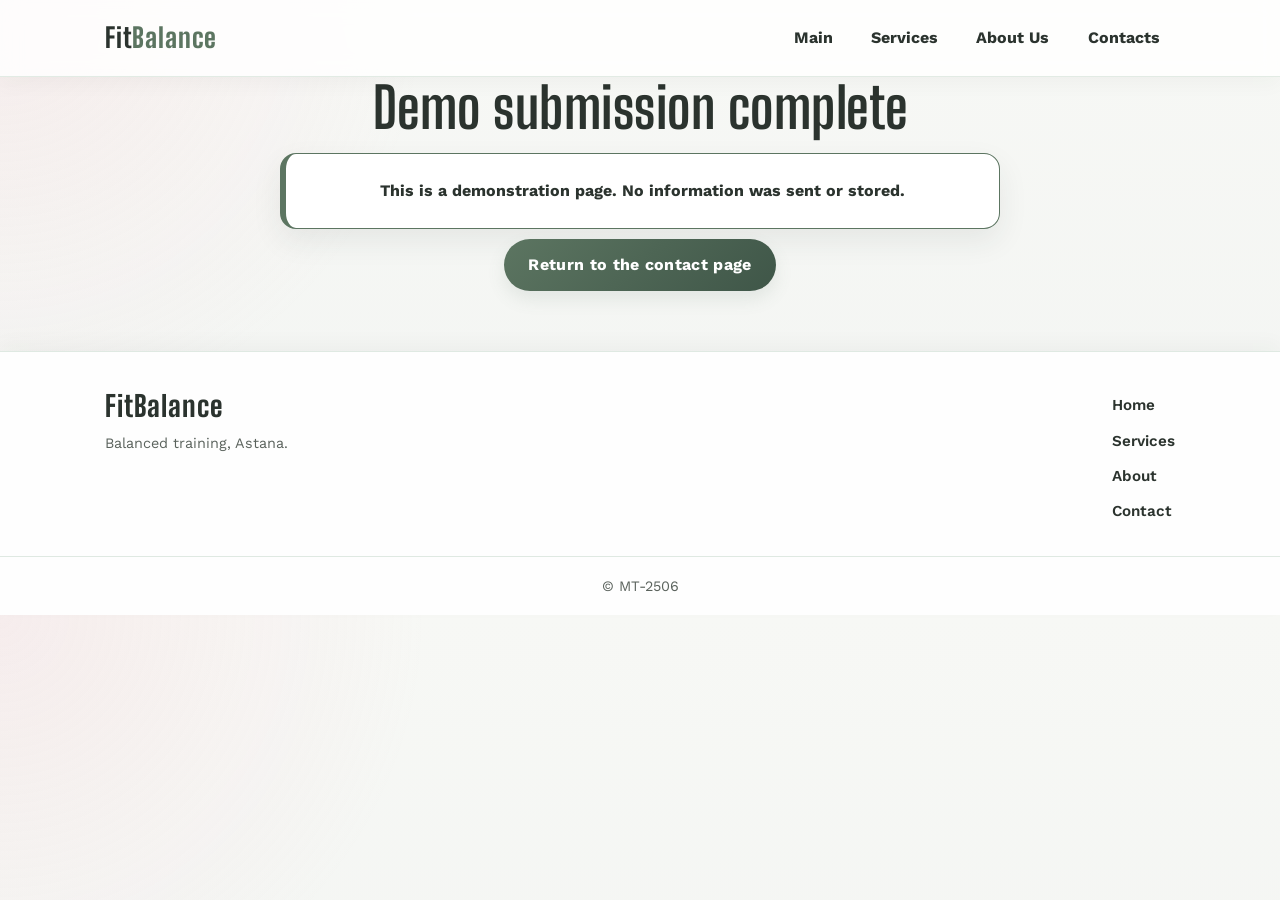
<file: group project/demo-result.html>
<!doctype html>
<html lang="en">
<head>
  <meta charset="UTF-8">
  <meta name="viewport" content="width=device-width, initial-scale=1">
  <title>Demo submission — FitBalance</title>
  <link rel="stylesheet" href="css/style.css">
  <link rel="stylesheet" href="css/responsive.css">
</head>
<body>
  <header>
    <div class="container nav-container">
      <a href="index.html" class="logo">Fit<span>Balance</span></a>
      <nav aria-label="Main navigation">
        <ul class="nav-links">
          <li><a href="index.html">Main</a></li>
          <li><a href="services.html">Services</a></li>
          <li><a href="about.html">About Us</a></li>
          <li><a href="contact.html">Contacts</a></li>
        </ul>
      </nav>
    </div>
  </header>

  <main class="container">
    <section class="demo-result">
      <article>
        <h1>Demo submission complete</h1>
        <p class="demo-notice" role="status">This is a demonstration page. No information was sent or stored.</p>
        <p><a class="btn btn-primary" href="contact.html">Return to the contact page</a></p>
      </article>
    </section>
  </main>

  <footer class="site-footer">
    <div class="site-footer__inner">
      <div class="site-footer__brand">
        <a href="index.html" class="logo">FitBalance</a>
        <p>Balanced training, Astana.</p>
      </div>
      <nav class="site-footer__nav" aria-label="Footer navigation">
        <ul>
          <li><a href="index.html">Home</a></li>
          <li><a href="services.html">Services</a></li>
          <li><a href="about.html">About</a></li>
          <li><a href="contact.html">Contact</a></li>
        </ul>
      </nav>
    </div>
    <p class="site-footer__copy">&copy; MT-2506</p>
  </footer>
</body>
</html>
</file>
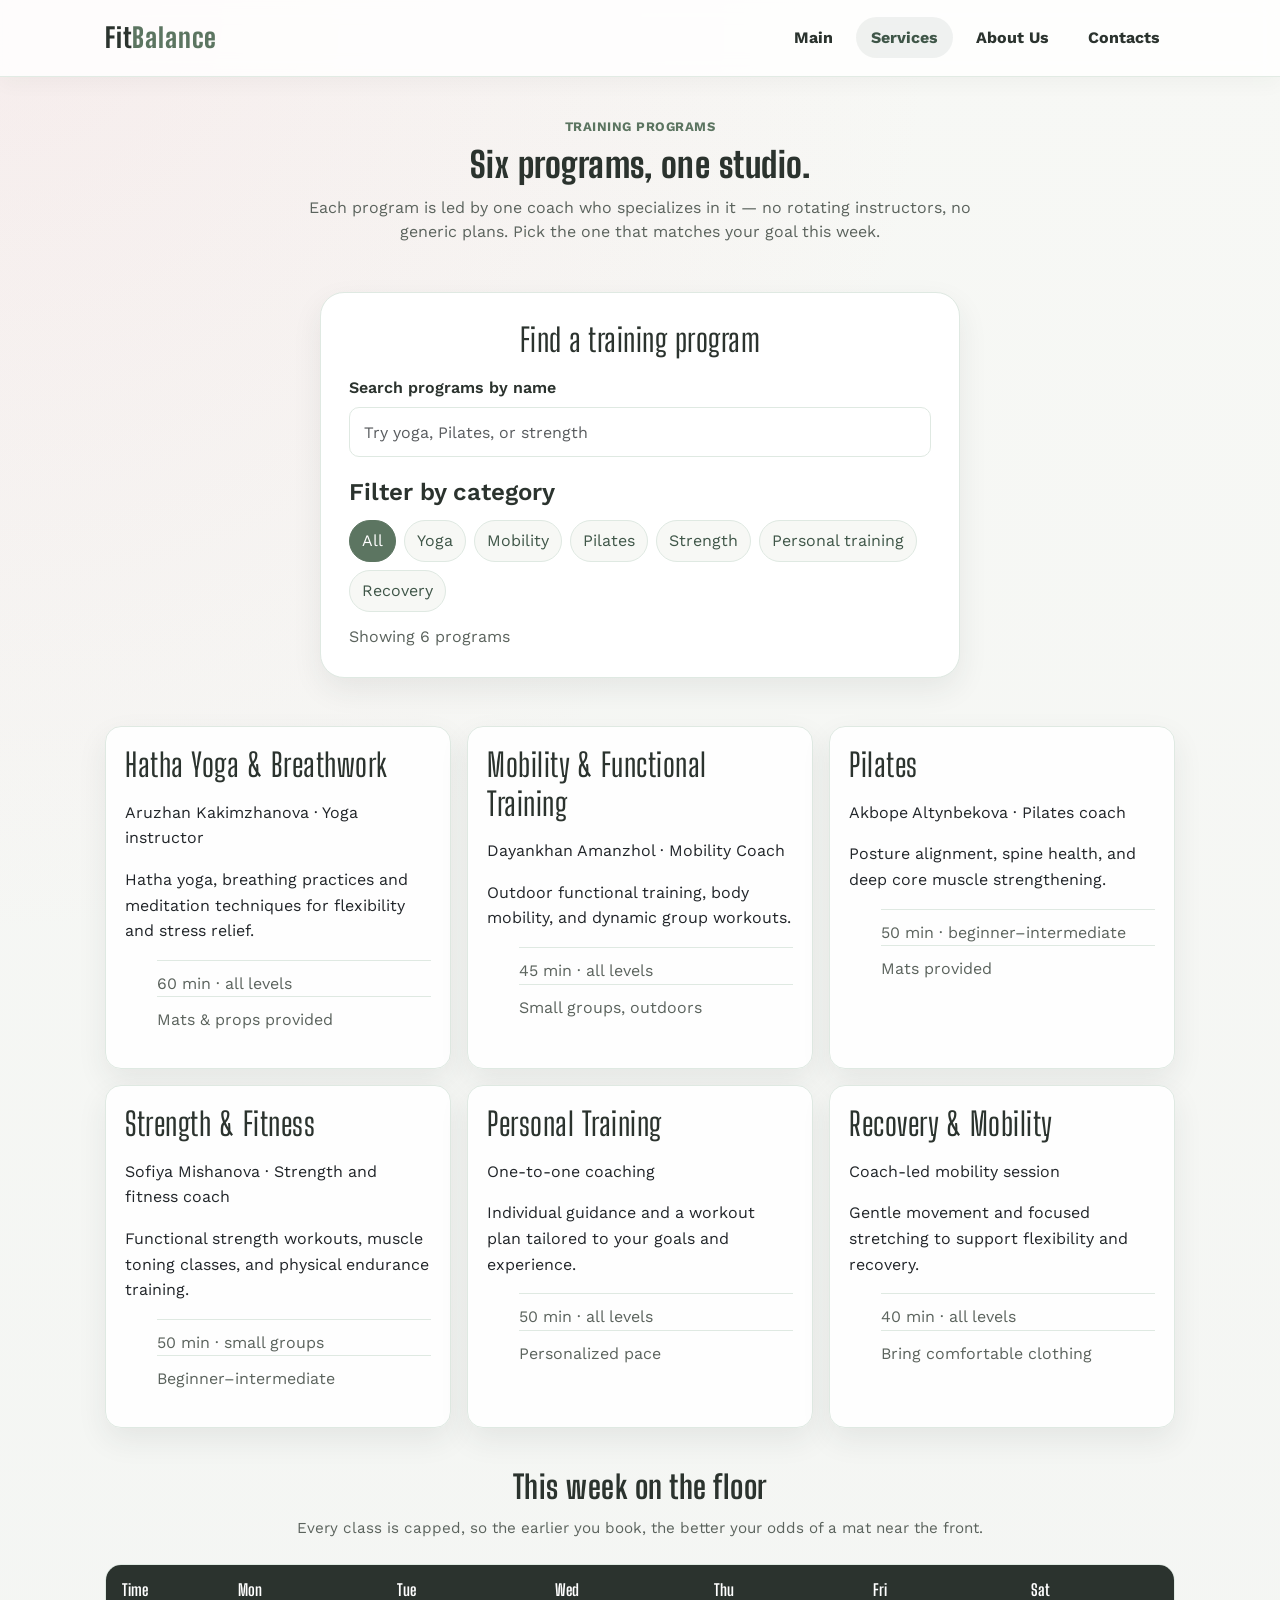
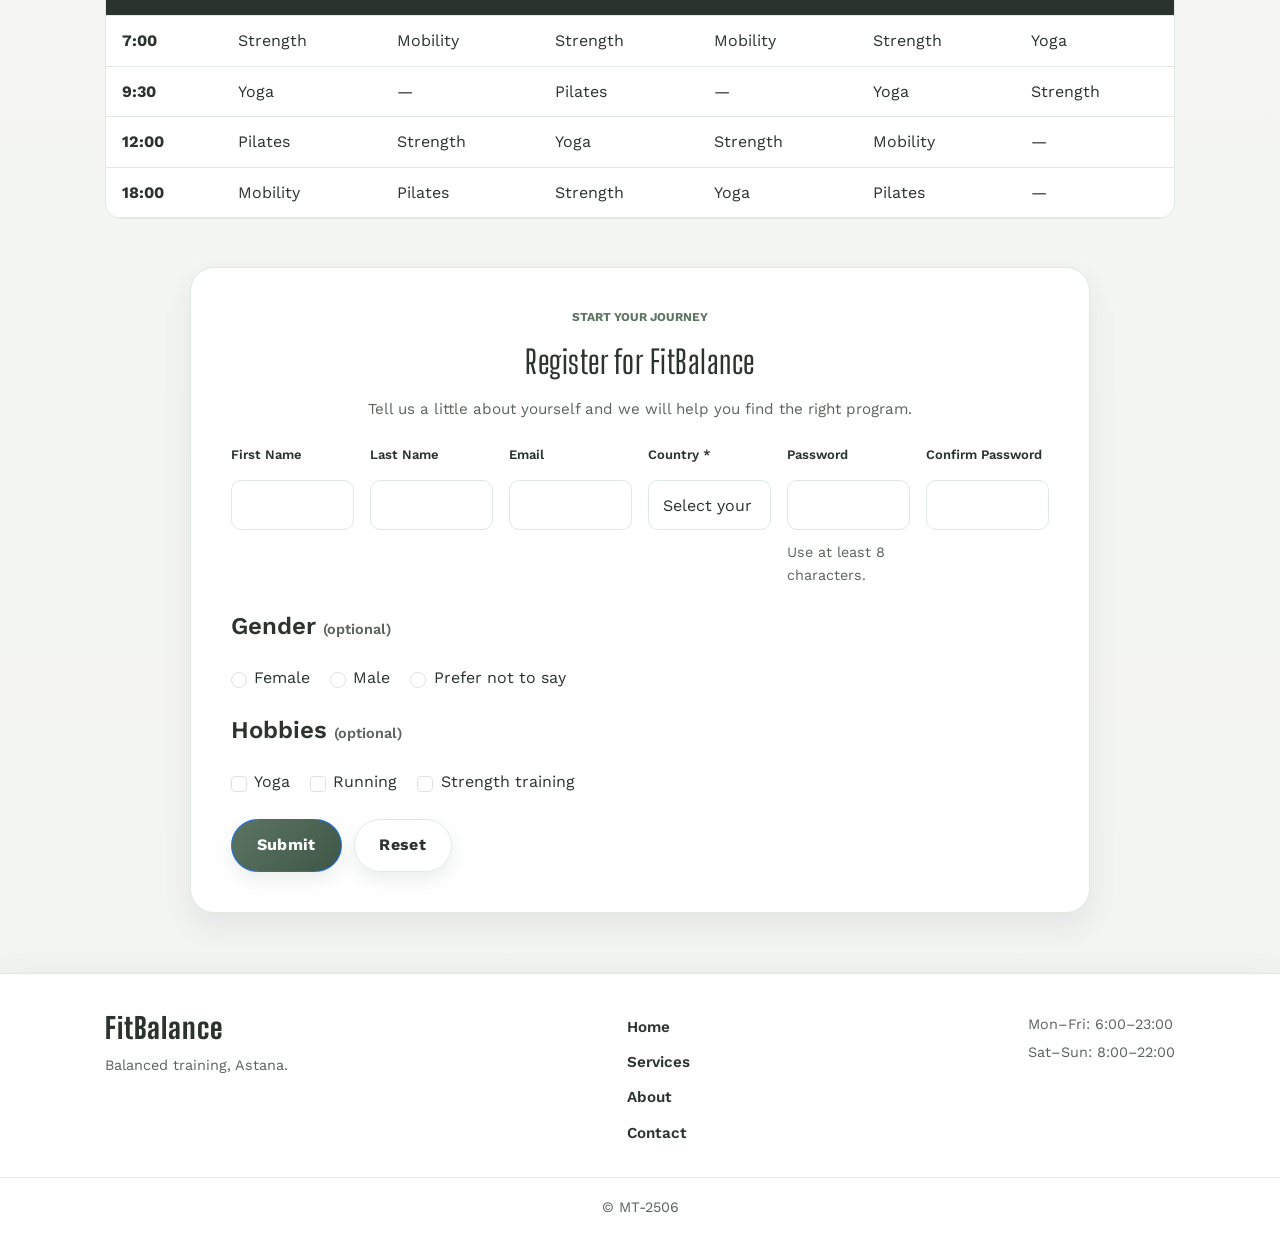
<file: group project/services.html>
<!doctype html>
<html lang="en">
<head>
  <meta charset="UTF-8">
  <meta name="viewport" content="width=device-width, initial-scale=1">
  <title>Programs — FitBalance</title>
  <meta name="description" content="FitBalance training programs: yoga, mobility, pilates and strength & fitness, plus our weekly class schedule.">
  <link rel="preconnect" href="https://fonts.googleapis.com">
  <link rel="preconnect" href="https://fonts.gstatic.com" crossorigin>
  <link href="https://fonts.googleapis.com/css2?family=Big+Shoulders+Display:wght@600;700;800&family=Work+Sans:wght@400;500;600&display=swap" rel="stylesheet">
  <link href="https://cdn.jsdelivr.net/npm/bootstrap@5.3.3/dist/css/bootstrap.min.css" rel="stylesheet">
  <link rel="stylesheet" href="css/style.css">
  <link rel="stylesheet" href="css/responsive.css">
</head>
<body>

  <header>
    <div class="container nav-container">
      <a href="index.html" class="logo">Fit<span>Balance</span></a>
      <nav aria-label="Main navigation">
        <ul class="nav-links">
          <li><a href="index.html">Main</a></li>
          <li><a href="services.html" class="active" aria-current="page">Services</a></li>
          <li><a href="about.html">About Us</a></li>
          <li><a href="contact.html">Contacts</a></li>
        </ul>
      </nav>
    </div>
  </header>

  <main>

    <section class="page-intro">
      <div class="page-intro__inner">
        <p class="eyebrow">Training programs</p>
        <h1>Six programs, one studio.</h1>
        <p class="page-intro__lede">
          Each program is led by one coach who specializes in it — no rotating
          instructors, no generic plans. Pick the one that matches your goal
          this week.
        </p>
      </div>
    </section>

    <section class="program-search" aria-labelledby="program-search-title">
      <h2 id="program-search-title">Find a training program</h2>
      <label for="program-search-input">Search programs by name</label>
      <input id="program-search-input" class="form-control" type="search" placeholder="Try yoga, Pilates, or strength">
      <fieldset class="category-filters">
        <legend>Filter by category</legend>
        <div class="category-filter-list">
          <button class="category-filter is-selected" type="button" data-category="all" aria-pressed="true">All</button>
          <button class="category-filter" type="button" data-category="yoga" aria-pressed="false">Yoga</button>
          <button class="category-filter" type="button" data-category="mobility" aria-pressed="false">Mobility</button>
          <button class="category-filter" type="button" data-category="pilates" aria-pressed="false">Pilates</button>
          <button class="category-filter" type="button" data-category="strength" aria-pressed="false">Strength</button>
          <button class="category-filter" type="button" data-category="personal-training" aria-pressed="false">Personal training</button>
          <button class="category-filter" type="button" data-category="recovery" aria-pressed="false">Recovery</button>
        </div>
      </fieldset>
      <p id="program-search-count" class="interactive-status" aria-live="polite">Showing 6 programs</p>
      <p id="program-search-empty" class="interactive-status" role="status" hidden>No results found.</p>
    </section>

    <section class="catalog" aria-label="Program catalog">
      <div class="catalog__grid">

        <article class="card" data-category="yoga">
          <h2>Hatha Yoga & Breathwork</h2>
          <p class="card__coach">Aruzhan Kakimzhanova · Yoga instructor</p>
          <p>Hatha yoga, breathing practices and meditation techniques for flexibility and stress relief.</p>
          <ul class="card__meta">
            <li>60 min · all levels</li>
            <li>Mats & props provided</li>
          </ul>
        </article>

        <article class="card" data-category="mobility">
          <h2>Mobility & Functional Training</h2>
          <p class="card__coach">Dayankhan Amanzhol · Mobility Coach</p>
          <p>Outdoor functional training, body mobility, and dynamic group workouts.</p>
          <ul class="card__meta">
            <li>45 min · all levels</li>
            <li>Small groups, outdoors</li>
          </ul>
        </article>

        <article class="card" data-category="pilates">
          <h2>Pilates</h2>
          <p class="card__coach">Akbope Altynbekova · Pilates coach</p>
          <p>Posture alignment, spine health, and deep core muscle strengthening.</p>
          <ul class="card__meta">
            <li>50 min · beginner–intermediate</li>
            <li>Mats provided</li>
          </ul>
        </article>

        <article class="card" data-category="strength">
          <h2>Strength & Fitness</h2>
          <p class="card__coach">Sofiya Mishanova · Strength and fitness coach</p>
          <p>Functional strength workouts, muscle toning classes, and physical endurance training.</p>
          <ul class="card__meta">
            <li>50 min · small groups</li>
            <li>Beginner–intermediate</li>
          </ul>
        </article>

        <article class="card" data-category="personal-training">
          <h2>Personal Training</h2>
          <p class="card__coach">One-to-one coaching</p>
          <p>Individual guidance and a workout plan tailored to your goals and experience.</p>
          <ul class="card__meta">
            <li>50 min · all levels</li>
            <li>Personalized pace</li>
          </ul>
        </article>

        <article class="card" data-category="recovery">
          <h2>Recovery & Mobility</h2>
          <p class="card__coach">Coach-led mobility session</p>
          <p>Gentle movement and focused stretching to support flexibility and recovery.</p>
          <ul class="card__meta">
            <li>40 min · all levels</li>
            <li>Bring comfortable clothing</li>
          </ul>
        </article>

      </div>
    </section>

    <section class="schedule" aria-label="Weekly class schedule">
      <div class="schedule__intro">
        <h2>This week on the floor</h2>
        <p>Every class is capped, so the earlier you book, the better your odds of a mat near the front.</p>
      </div>

      <div class="schedule__scroll">
        <table class="schedule__grid">
          <caption class="sr-only">Weekly training schedule by day and time</caption>
          <thead>
            <tr>
              <th scope="col">Time</th>
              <th scope="col">Mon</th>
              <th scope="col">Tue</th>
              <th scope="col">Wed</th>
              <th scope="col">Thu</th>
              <th scope="col">Fri</th>
              <th scope="col">Sat</th>
            </tr>
          </thead>
          <tbody>
            <tr>
              <th scope="row">7:00</th>
              <td>Strength</td>
              <td>Mobility</td>
              <td>Strength</td>
              <td>Mobility</td>
              <td>Strength</td>
              <td>Yoga</td>
            </tr>
            <tr>
              <th scope="row">9:30</th>
              <td>Yoga</td>
              <td>—</td>
              <td>Pilates</td>
              <td>—</td>
              <td>Yoga</td>
              <td>Strength</td>
            </tr>
            <tr>
              <th scope="row">12:00</th>
              <td>Pilates</td>
              <td>Strength</td>
              <td>Yoga</td>
              <td>Strength</td>
              <td>Mobility</td>
              <td>—</td>
            </tr>
            <tr>
              <th scope="row">18:00</th>
              <td>Mobility</td>
              <td>Pilates</td>
              <td>Strength</td>
              <td>Yoga</td>
              <td>Pilates</td>
              <td>—</td>
            </tr>
          </tbody>
        </table>
      </div>
    </section>

    <section class="registration-section" aria-labelledby="registration-title">
      <div class="registration-card">
        <p class="section-label">START YOUR JOURNEY</p>
        <h2 id="registration-title">Register for FitBalance</h2>
        <p class="section-desc">Tell us a little about yourself and we will help you find the right program.</p>

        <form id="registration-form" class="registration-form needs-validation" novalidate>
          <div class="row g-3 registration-grid">
            <div class="col-md-6 form-group">
              <label for="first-name" class="form-label">First Name</label>
              <input id="first-name" class="form-control" name="firstName" type="text" minlength="2" autocomplete="given-name" required aria-describedby="first-name-feedback">
              <div class="valid-feedback">First name looks good.</div>
              <div id="first-name-feedback" class="invalid-feedback">Enter at least 2 characters for your first name.</div>
            </div>
            <div class="col-md-6 form-group">
              <label for="last-name" class="form-label">Last Name</label>
              <input id="last-name" class="form-control" name="lastName" type="text" minlength="2" autocomplete="family-name" required aria-describedby="last-name-feedback">
              <div class="valid-feedback">Last name looks good.</div>
              <div id="last-name-feedback" class="invalid-feedback">Enter at least 2 characters for your last name.</div>
            </div>
            <div class="col-md-6 form-group">
              <label for="registration-email" class="form-label">Email</label>
              <input id="registration-email" class="form-control" name="email" type="email" autocomplete="email" required aria-describedby="registration-email-feedback">
              <div class="valid-feedback">Email looks good.</div>
              <div id="registration-email-feedback" class="invalid-feedback">Enter a valid email address.</div>
            </div>
            <div class="col-md-6 form-group">
              <label for="country" class="form-label">Country <span aria-hidden="true">*</span></label>
              <select id="country" class="form-select" name="country" required aria-describedby="country-feedback">
                <option value="" selected disabled>Select your country</option>
                <option value="kazakhstan">Kazakhstan</option>
                <option value="other">Other</option>
              </select>
              <div class="valid-feedback">Country selected.</div>
              <div id="country-feedback" class="invalid-feedback">Please select a country.</div>
            </div>
            <div class="col-md-6 form-group">
              <label for="password" class="form-label">Password</label>
              <input id="password" class="form-control" name="password" type="password" minlength="8" autocomplete="new-password" required aria-describedby="password-help password-feedback">
              <span id="password-help" class="registration-help form-text">Use at least 8 characters.</span>
              <div class="valid-feedback">Password length is valid.</div>
              <div id="password-feedback" class="invalid-feedback">Password must contain at least 8 characters.</div>
            </div>
            <div class="col-md-6 form-group">
              <label for="confirm-password" class="form-label">Confirm Password</label>
              <input id="confirm-password" class="form-control" name="confirmPassword" type="password" minlength="8" autocomplete="new-password" required aria-describedby="confirm-password-feedback">
              <div class="valid-feedback">Passwords match.</div>
              <div id="confirm-password-feedback" class="invalid-feedback">Enter at least 8 characters and make sure both passwords match.</div>
            </div>
          </div>

          <fieldset class="registration-options">
            <legend>Gender <span class="optional-label">(optional)</span></legend>
            <label><input class="form-check-input" type="radio" name="gender" value="female"> Female</label>
            <label><input class="form-check-input" type="radio" name="gender" value="male"> Male</label>
            <label><input class="form-check-input" type="radio" name="gender" value="prefer-not-to-say"> Prefer not to say</label>
          </fieldset>

          <fieldset class="registration-options">
            <legend>Hobbies <span class="optional-label">(optional)</span></legend>
            <label><input class="form-check-input" type="checkbox" name="hobbies" value="yoga"> Yoga</label>
            <label><input class="form-check-input" type="checkbox" name="hobbies" value="running"> Running</label>
            <label><input class="form-check-input" type="checkbox" name="hobbies" value="strength"> Strength training</label>
          </fieldset>

          <div class="registration-actions">
            <button class="btn btn-primary" type="submit">Submit</button>
            <button class="btn btn-secondary" type="reset">Reset</button>
          </div>
          <p id="registration-status" class="registration-status" role="status" aria-live="polite" hidden></p>
        </form>
      </div>
    </section>

  </main>

  <footer class="site-footer">
  <div class="site-footer__inner">
    <div class="site-footer__brand">
      <a href="index.html" class="logo">FitBalance</a>
      <p>Balanced training, Astana.</p>
    </div>

    <nav class="site-footer__nav" aria-label="Footer Navigation">
      <ul>
        <li><a href="index.html">Home</a></li>
        <li><a href="services.html" class="active" aria-current="page">Services</a></li>
        <li><a href="about.html">About</a></li>
        <li><a href="contact.html">Contact</a></li>
      </ul>
    </nav>

    <div class="site-footer__hours">
      <p>Mon–Fri: 6:00–23:00</p>
      <p>Sat–Sun: 8:00–22:00</p>
    </div>
  </div>

  <p class="site-footer__copy">&copy; MT-2506 </p>
</footer>

  <script src="https://code.jquery.com/jquery-3.7.1.min.js" defer></script>
  <script src="register.js" defer></script>
  <script src="team-interactions.js" defer></script>
</body>
</html>
</file>
<file: group project/css/style.css>
@import url('https://fonts.googleapis.com/css2?family=Big+Shoulders+Display:wght@600;700;800&family=Work+Sans:wght@400;500;600&display=swap');

:root {
  --primary-green: #5c7561;
  --primary-green-dark: #3f5648;
  --dark-text: #2B332E;
  --muted-text: #5B635D;
  --light-bg: #F2F4F2;
  --soft-bg: #f7f8f5;
  --border-color: #dfe9e2;
  --white: #FFFFFF;
  --accent-pink: #f3bac5;
  --accent-pink-deep: #e799ab;

  --space-xs: 0.5rem;
  --space-md: 1.5rem;
  --space-lg: 2rem;
  --space-xl: 3rem;

  --radius-sm: 10px;
  --radius-md: 16px;
  --radius-lg: 24px;
  --transition: all 0.3s ease;
  --shadow-soft: 0 12px 30px rgba(43, 51, 46, 0.08);
  --shadow-hover: 0 16px 32px rgba(43, 51, 46, 0.12);

  --font-heading: 'Big Shoulders Display', cursive, sans-serif;
  --font-body: 'Work Sans', sans-serif;
}

* {
  box-sizing: border-box;
  margin: 0;
  padding: 0;
}

html {
  scroll-behavior: smooth;
}

body {
  font-family: var(--font-body);
  background:
    radial-gradient(circle at top left, rgba(243, 186, 197, 0.18), transparent 30%),
    linear-gradient(180deg, var(--soft-bg) 0%, var(--light-bg) 100%);
  color: var(--dark-text);
  line-height: 1.6;
  -webkit-font-smoothing: antialiased;
  text-rendering: optimizeLegibility;
}

.container, main {
  max-width: 1100px;
  margin: 0 auto;
  padding: 0 15px;
}

main {
  margin: 30px auto;
}

section {
  margin-top: 40px;
}

h1, h2, h3, h4, h5, h6 {
  font-family: var(--font-heading);
  letter-spacing: 0.5px;
  margin-bottom: 15px;
  color: var(--dark-text);
}

h1 {
  font-size: clamp(2rem, 5vw, 3.5rem);
  line-height: 1.1;
}

h2 {
  text-align: center;
}

.home-contact-section {
  margin: 48px auto;
}

.contact-form-card,
.registration-card,
.about-story {
  padding: clamp(20px, 4vw, 40px);
  background: var(--white);
  border: 1px solid var(--border-color);
  border-radius: var(--radius-lg);
  box-shadow: var(--shadow-soft);
}

.contact-form-card {
  max-width: 820px;
  margin: 0 auto;
}

.home-contact-section .section-heading {
  margin-top: 0;
}

.home-contact-section .form-control {
  border-color: var(--border-color);
  border-radius: var(--radius-sm);
  padding: 0.75rem 0.9rem;
}

.home-contact-section .form-control:focus {
  border-color: var(--primary-green);
  box-shadow: 0 0 0 0.2rem rgba(92, 117, 97, 0.18);
}

.contact-submit {
  margin-top: 1.25rem;
}

.form-submit-status,
.registration-status {
  margin: 1rem 0 0;
  padding: 0.85rem 1rem;
  color: var(--primary-green-dark);
  background: rgba(92, 117, 97, 0.1);
  border-radius: var(--radius-sm);
  font-weight: 600;
}

.registration-section {
  max-width: 900px;
  margin: 3rem auto;
}

.registration-card > .section-label {
  text-align: center;
}

.registration-card > h2,
.registration-card > .section-desc {
  text-align: center;
}

.registration-form .form-group {
  display: flex;
  flex-direction: column;
  gap: 0.4rem;
}

.registration-form .form-group > label,
.registration-options legend {
  font-weight: 600;
}

.registration-form .form-group input,
.registration-form .form-group select {
  width: 100%;
  min-height: 48px;
  padding: 0.7rem 0.85rem;
  color: var(--dark-text);
  background: var(--white);
  border: 1px solid var(--border-color);
  border-radius: var(--radius-sm);
  font: inherit;
}

.registration-form .form-group input:focus,
.registration-form .form-group select:focus {
  outline: 3px solid rgba(92, 117, 97, 0.2);
  border-color: var(--primary-green);
}

.registration-form.was-validated .form-control:invalid,
.registration-form.was-validated .form-select:invalid {
  border-color: #b02a37;
}

.registration-form.was-validated .form-control:valid,
.registration-form.was-validated .form-select:valid {
  border-color: var(--primary-green);
}

.registration-help,
.optional-label {
  color: var(--muted-text);
  font-size: 0.9rem;
}

.registration-options {
  display: flex;
  flex-wrap: wrap;
  gap: 0.75rem 1.25rem;
  margin: 1.25rem 0;
  border: 0;
}

.registration-options legend {
  width: 100%;
  margin-bottom: 0.5rem;
}

.registration-options label {
  display: inline-flex;
  align-items: center;
  gap: 0.45rem;
}

.registration-options input {
  accent-color: var(--primary-green);
}

.registration-actions {
  display: flex;
  flex-wrap: wrap;
  gap: 0.75rem;
  margin-top: 1.5rem;
}

.registration-actions .btn {
  margin-top: 0;
  cursor: pointer;
}

.about-story {
  max-width: 900px;
  margin: 3rem auto;
}

.about-story .section-label,
.about-story h2 {
  text-align: center;
}

.about-story p:not(.section-label) {
  max-width: 760px;
  margin: 0.75rem auto;
  color: var(--muted-text);
}

@media (max-width: 600px) {
  .home-contact-section .row,
  .registration-grid {
    display: grid;
    grid-template-columns: minmax(0, 1fr);
    margin-inline: 0;
  }

  .home-contact-section .row > [class*="col-"],
  .registration-grid > .form-group {
    width: 100%;
    max-width: 100%;
  }

  .registration-actions {
    flex-direction: column;
  }
}

.active, .logo span, .stat-number, .hero-number, .hero-label, .section-label {
  color: var(--primary-green);
}

.hero-label, .section-label {
  font-size: 12px;
  font-weight: bold;
}

.section-desc {
  color: var(--muted-text);
  margin-bottom: var(--space-md);
  font-size: 0.95rem;
}

.center-button, .section-heading {
  text-align: center;
  margin: 30px 0;
}

.btn {
  display: inline-block;
  padding: 0.85rem 1.55rem;
  border-radius: 999px;
  text-decoration: none;
  font-weight: 700;
  margin-top: 10px;
  transition: var(--transition);
  letter-spacing: 0.02em;
  box-shadow: 0 8px 18px rgba(92, 117, 97, 0.12);
}

.btn-primary {
  background: linear-gradient(135deg, var(--primary-green) 0%, var(--primary-green-dark) 100%);
  color: var(--white);
}

.btn-primary:hover,
.btn-primary:focus {
  color: var(--white);
  box-shadow: 0 14px 28px rgba(92, 117, 97, 0.18);
}

.btn-secondary, .btn-light {
  background: rgba(255, 255, 255, 0.82);
  color: var(--dark-text);
  border: 1px solid var(--border-color);
  backdrop-filter: blur(4px);
}

.btn-secondary:hover, .btn-light:hover,
.btn-secondary:focus, .btn-light:focus {
  background: var(--white);
  border-color: var(--primary-green);
}

.sr-only {
  position: absolute;
  width: 1px;
  height: 1px;
  padding: 0;
  margin: -1px;
  overflow: hidden;
  clip: rect(0, 0, 0, 0);
  white-space: nowrap;
  border: 0;
}

header {
  position: sticky;
  top: 0;
  z-index: 20;
  background: rgba(255, 255, 255, 0.82);
  backdrop-filter: blur(10px);
  border-bottom: 1px solid rgba(223, 233, 226, 0.9);
  box-shadow: 0 8px 18px rgba(43, 51, 46, 0.03);
  padding: 1rem 0;
}

.nav-container,
.site-header__inner {
  display: flex;
  justify-content: space-between;
  align-items: center;
}

.logo {
  font-family: var(--font-heading);
  font-size: clamp(1.7rem, 2vw, 2.2rem);
  font-weight: 800;
  text-decoration: none;
  color: var(--dark-text);
  letter-spacing: 0.03em;
}

.logo span {
  color: var(--primary-green);
}

.nav-links,
.main-nav__list {
  display: flex;
  list-style: none;
  gap: 0.5rem;
  margin: 0;
  padding: 0;
}

.nav-links a,
.main-nav__list a {
  text-decoration: none;
  color: var(--dark-text);
  font-weight: 700;
  transition: var(--transition);
  padding: 0.7rem 0.95rem;
  border-radius: 999px;
}

.nav-links a:hover,
.main-nav__list a:hover,
.nav-links a.active,
.main-nav__list a.active {
  color: var(--primary-green-dark);
  background: rgba(92, 117, 97, 0.09);
}

.catalog__grid,
.grid,
.trainers-grid,
.programs-grid {
  display: grid;
  grid-template-columns: repeat(4, 1fr);
  gap: 16px;
}

.catalog__grid {
  grid-template-columns: repeat(3, minmax(0, 1fr));
}

.about-benefits-grid {
  grid-template-columns: repeat(3, minmax(0, 1fr));
}

.grid-gallery, 
.faq-grid {
  display: grid;
  grid-template-columns: repeat(3, 1fr);
  gap: 20px;
}

.hero-grid, .cta-content {
  display: flex;
  justify-content: space-between;
  align-items: center;
  gap: 30px;
}

.hero-grid > div {
  flex: 1;
}

.hero-grid > div:last-child:not(.banner) {
  background: var(--white);
  padding: 25px;
  border-radius: var(--radius-md);
  border: 1px solid var(--border-color);
  text-align: left;
}

.about-content {
  display: flex;
  align-items: flex-start;
  gap: 30px;
  margin: 30px 0;
}

.about-text {
  flex: 1;
  text-align: left;
}

.stats-grid {
  display: grid;
  grid-template-columns: repeat(3, 1fr);
  gap: 20px;
  margin: 35px 0 55px;
  text-align: center;
}

.home-stats {
  display: flex;
  flex-wrap: wrap;
  gap: 20px;
}

.home-stat {
  flex: 1 1 200px;
  min-width: 0;
  padding: 24px 20px;
  border: 1px solid var(--border-color);
  border-radius: var(--radius-md);
  background: var(--white);
  text-align: center;
  box-shadow: var(--shadow-soft);
}

.home-stat .stat-number {
  margin-bottom: 6px;
  color: var(--primary-green);
  font-family: var(--font-heading);
  font-size: 2.5rem;
  font-weight: 800;
  line-height: 1;
}

.home-stat p:last-child {
  color: var(--muted-text);
}

.home-features-grid,
.home-services-grid {
  display: grid;
  grid-template-columns: repeat(3, minmax(0, 1fr));
  gap: 20px;
}

.home-service-card .btn {
  align-self: flex-start;
}

.text-link {
  color: var(--primary-green-dark);
  font-weight: 700;
  text-decoration: none;
}

.text-link:hover,
.text-link:focus {
  text-decoration: underline;
}

.stats-grid .card,
.stats-grid > div {
  background: var(--white);
  border: 1px solid var(--border-color);
  border-radius: var(--radius-md);
  padding: 35px 20px;
  display: flex;
  flex-direction: column;
  justify-content: center;
  align-items: center;
  min-height: 140px;
  transition: var(--transition);
}

.stats-grid .card:hover,
.stats-grid > div:hover {
  border-color: var(--primary-green);
  transform: translateY(-3px);
  box-shadow: var(--shadow-hover);
}

.stats-grid .stat-number {
  font-family: var(--font-heading);
  color: var(--primary-green);
  font-size: 3.5rem;
  font-weight: 800;
  line-height: 1;
  margin-bottom: 8px;
}

.stats-grid p,
.stats-grid span {
  color: var(--muted-text);
  font-size: 0.95rem;
  font-weight: 500;
  margin: 0;
}

.card {
  background: rgba(255, 255, 255, 0.92);
  padding: 1.2rem;
  border-radius: var(--radius-md);
  border: 1px solid var(--border-color);
  display: flex;
  flex-direction: column;
  justify-content: flex-start;
  transition: var(--transition);
  box-shadow: var(--shadow-soft);
}

.card:hover {
  box-shadow: var(--shadow-hover);
  transform: translateY(-3px);
}

.card h2, .card h3, .card p, .card .card__coach, .card .card__meta {
  text-align: left;
}

.card ul {
  list-style: none;
}

.card li {
  padding-top: 10px;
  border-top: 1px solid var(--border-color);
  color: var(--muted-text);
}

.card img {
  width: 100%;
  height: 220px;
  object-fit: cover;
  object-position: center;
  border-radius: 12px;
  margin-bottom: 12px;
}

.program-card {
  background: var(--white);
  padding: var(--space-md);
  border-radius: var(--radius-md);
  border: 1px solid var(--border-color);
  border-top: 4px solid var(--primary-green);
  text-align: left;
  transition: var(--transition);
}

.program-card:hover {
  border-top-color: var(--accent-pink);
  transform: translateY(-4px);
  box-shadow: var(--shadow-hover);
}

.program-card h3 {
  color: var(--primary-green);
  font-size: 1.15rem;
  margin-bottom: var(--space-xs);
}

.program-card p {
  color: var(--muted-text);
  font-size: 0.95rem;
}

.gallery-card {
  background: var(--white);
  border-radius: var(--radius-md);
  border: 1px solid var(--border-color);
  padding: 0;
  overflow: hidden;
  transition: var(--transition);
  box-shadow: var(--shadow-soft);
}

.gallery-card:hover {
  transform: translateY(-6px);
  box-shadow: var(--shadow-hover);
  border-color: var(--primary-green);
}

.gallery-card img {
  width: 100%;
  height: 220px;
  object-fit: cover;
  display: block;
}

.card-content {
  padding: 15px;
}

.faq-card {
  background: var(--white);
  padding: var(--space-md);
  border-radius: var(--radius-md);
  border: 1px solid var(--border-color);
  border-left: 4px solid var(--primary-green);
  text-align: left;
}

.faq-card summary {
  color: var(--primary-green);
  font-size: 1.1rem;
  font-weight: 700;
  cursor: pointer;
}

.faq-card summary::marker {
  color: var(--accent-pink-deep);
}

.faq-card[open] summary {
  margin-bottom: var(--space-xs);
}

.faq-card p {
  color: var(--muted-text);
  font-size: 0.95rem;
}

.demo-notice {
  padding: var(--space-md);
  border: 1px solid var(--primary-green);
  border-left: 6px solid var(--primary-green);
  border-radius: var(--radius-md);
  background: var(--white);
  color: var(--dark-text);
  font-weight: 700;
  box-shadow: var(--shadow-soft);
}

.demo-result {
  max-width: 720px;
  margin: 0 auto;
  text-align: center;
}

.cta {
  background: linear-gradient(135deg, var(--primary-green) 0%, var(--primary-green-dark) 100%);
  color: var(--white);
  padding: 2.2rem;
  border-radius: var(--radius-lg);
  box-shadow: 0 20px 35px rgba(92, 117, 97, 0.18);
}

.cta h2, .cta p, .cta .section-label {
  color: var(--white);
}

.schedule__scroll {
  overflow-x: auto;
  border: 1px solid var(--border-color);
  border-radius: var(--radius-md);
  background: var(--white);
  margin-top: 1rem;
}

.schedule__grid {
  width: 100%;
  border-collapse: collapse;
}

.schedule__grid th, .schedule__grid td {
  padding: 12px 16px;
  text-align: left;
  border-bottom: 1px solid var(--border-color);
}

.schedule__grid thead th {
  font-family: var(--font-heading);
  background: var(--dark-text);
  color: var(--white);
}

.contact-section {
  margin-bottom: var(--space-xl);
}

.flex-contact-container {
  display: flex;
  gap: 30px;
  align-items: flex-start;
}

.info-card, .form-card {
  flex: 1;
  background: var(--white);
  padding: var(--space-lg);
  border-radius: var(--radius-md);
  border: 1px solid var(--border-color);
  text-align: left;
}

.info-card {
  border-top: 6px solid var(--primary-green);
}

.info-card .section-desc,
.form-card .section-desc {
  margin-left: 0 !important;
  text-align: left !important;
}

.form-card {
  flex: 1.5;
  border-top: 6px solid var(--accent-pink);
}

.info-card h2, .form-card h2 {
  color: var(--primary-green);
  font-size: 1.8rem;
  margin-bottom: var(--space-xs);
}

.info-group {
  margin-top: 15px;
  margin-bottom: var(--space-md);
}

.info-group h3 {
  font-size: 1.05rem;
  color: var(--primary-green);
  margin-bottom: 0.3rem;
}

.info-group p {
  color: var(--dark-text);
  font-size: 0.95rem;
}

.social-links {
  display: flex;
  flex-wrap: wrap;
  gap: 10px;
  margin-top: 10px;
}

.social-btn {
  display: inline-block;
  padding: 8px 14px;
  border-radius: var(--radius-sm);
  text-decoration: none;
  font-size: 13px;
  font-weight: bold;
  color: var(--dark-text);
  transition: var(--transition);
}

.social-btn.whatsapp { background-color: #85dcb0; }
.social-btn.telegram { background-color: #80c0e8; }
.social-btn.instagram { background-color: #e59bb0; }

.social-btn:hover, .social-btn:focus {
  filter: brightness(0.94);
}

.booking-form {
  display: flex;
  flex-direction: column;
  gap: 15px;
  margin-top: 15px;
}

.form-row {
  display: flex;
  gap: 15px;
}

.form-group {
  flex: 1;
  display: flex;
  flex-direction: column;
  gap: 5px;
}

.form-group label {
  font-size: 13px;
  font-weight: bold;
  color: var(--dark-text);
}

.form-group input,
.form-group select,
.form-group textarea {
  width: 100%;
  padding: 0.9rem 0.95rem;
  border-radius: 12px;
  border: 1px solid var(--border-color);
  background: var(--soft-bg);
  font-family: inherit;
  font-size: 14px;
  color: var(--dark-text);
  transition: var(--transition);
}

.form-group input:focus,
.form-group select:focus,
.form-group textarea:focus {
  outline: none;
  border-color: var(--primary-green);
  box-shadow: 0 0 0 4px rgba(92, 117, 97, 0.12);
  background: var(--white);
}

textarea {
  resize: vertical;
}

.btn-submit {
  padding: 0.9rem 1.5rem;
  border-radius: 999px;
  border: none;
  font-weight: 700;
  cursor: pointer;
  margin-top: 10px;
  background: linear-gradient(135deg, var(--primary-green) 0%, var(--primary-green-dark) 100%);
  color: var(--white);
  transition: var(--transition);
  align-self: flex-start;
  box-shadow: 0 12px 24px rgba(92, 117, 97, 0.12);
}

.btn-submit:hover, .btn-submit:focus {
  color: var(--white);
  box-shadow: var(--shadow-hover);
}

.btn:focus-visible,
.social-btn:focus-visible,
.btn-submit:focus-visible {
  outline: 3px solid var(--primary-green-dark);
  outline-offset: 3px;
}

.site-footer {
  background: rgba(255, 255, 255, 0.9);
  border-top: 1px solid var(--border-color);
  padding-top: 2.5rem;
  margin-top: 60px;
  box-shadow: 0 -8px 18px rgba(43, 51, 46, 0.03);
}

.site-footer__inner {
  max-width: 1100px;
  margin: 0 auto;
  padding: 0 15px 2rem;
  display: flex;
  justify-content: space-between;
  align-items: flex-start;
  text-align: left;
  gap: 30px;
  flex-wrap: wrap;
}

.site-footer__brand,
.site-footer__nav,
.site-footer__hours,
.site-footer__info {
  display: flex;
  flex-direction: column;
  gap: 8px;
}

.site-footer__brand .logo {
  font-family: var(--font-heading);
  font-size: 1.8rem;
  font-weight: 800;
  color: var(--dark-text);
  line-height: 1;
  margin-bottom: 0.25rem;
}

.site-footer__brand p,
.site-footer__hours p,
.site-footer p {
  margin: 0;
  font-size: 0.9rem;
  color: var(--muted-text);
  line-height: 1.4;
}

.site-footer__nav ul {
  list-style: none;
  padding: 0;
  margin: 0;
  display: flex;
  flex-direction: column;
  gap: 0.6rem;
}

.site-footer a {
  text-decoration: none;
  color: var(--dark-text);
  font-size: 0.95rem;
  font-weight: 600;
  transition: var(--transition);
}

.site-footer a:hover {
  color: var(--primary-green);
}

.group-tag {
  font-weight: 600;
  color: var(--accent-pink);
}

.site-footer__copy {
  text-align: center;
  font-size: 0.85rem;
  color: var(--muted-text);
  border-top: 1px solid var(--border-color);
  padding: 1.2rem 15px;
  margin: 0;
}

.section-desc {
  text-align: center !important;
  margin-left: auto !important;
  margin-right: auto !important;
  max-width: 700px; 
}

.section-heading {
  text-align: center;
  display: flex;
  flex-direction: column;
  align-items: center;
}

.page-title,
.gallery-section,
.extra-sections,
.faq-section {
  text-align: center;
}

.subtitle {
  text-align: center !important;
  margin: 0 auto 30px auto !important; 
  max-width: 600px;
  font-size: 0.95rem;
  line-height: 1.5;
  color: var(--muted-text, #5B635D);
}

.banner {
  margin: 20px 0 30px;
  width: 100%;
  min-width: 0;
  aspect-ratio: 3 / 2;
  overflow: hidden;
  border-radius: var(--radius-md);
}

.banner img,
.about-image img {
  width: 100%;
  height: 100%;
  object-fit: cover;
}

.about-image {
  flex: 1 1 0;
  min-width: 0;
  aspect-ratio: 3 / 2;
  overflow: hidden;
  border-radius: var(--radius-md);
}

.interactive-lab,
.program-search {
  max-width: 900px;
  margin: 3rem auto;
}

.interactive-lab > h2,
.program-search > h2 {
  text-align: center;
}

.interactive-lab-grid {
  display: grid;
  grid-template-columns: repeat(3, minmax(0, 1fr));
  align-items: stretch;
  gap: 1.25rem;
}

.interactive-card {
  min-width: 0;
  padding: clamp(1.1rem, 3vw, 1.5rem);
  background: var(--white);
  border: 1px solid var(--border-color);
  border-radius: var(--radius-md);
  box-shadow: var(--shadow-soft);
}

.interactive-card h3 {
  margin-bottom: 0.85rem;
  font-size: 1.35rem;
  text-align: left;
}

.interactive-card label,
.program-search label {
  display: block;
  margin-bottom: 0.4rem;
  font-weight: 600;
}

.interactive-input-row {
  display: flex;
  align-items: stretch;
  gap: 0.5rem;
}

.interactive-input-row input,
.program-search input {
  min-width: 0;
  min-height: 48px;
  padding: 0.7rem 0.85rem;
  color: var(--dark-text);
  background: var(--white);
  border: 1px solid var(--border-color);
  border-radius: var(--radius-sm);
  font: inherit;
}

.interactive-input-row input {
  flex: 1;
}

.interactive-input-row .btn {
  flex-shrink: 0;
  margin-top: 0;
  cursor: pointer;
  white-space: nowrap;
}

.interactive-status {
  margin: 0.75rem 0 0;
  color: var(--muted-text);
}

.favorite-count {
  margin: 1rem 0 0.5rem;
  font-weight: 700;
}

.favorite-list {
  display: grid;
  gap: 0.5rem;
  padding: 0;
  list-style: none;
}

.favorite-list li {
  display: flex;
  align-items: center;
  justify-content: space-between;
  gap: 0.75rem;
  padding: 0.65rem 0.75rem;
  border: 1px solid var(--border-color);
  border-radius: var(--radius-sm);
}

.favorite-remove {
  padding: 0.35rem 0.6rem;
  color: var(--primary-green-dark);
  background: transparent;
  border: 1px solid var(--border-color);
  border-radius: var(--radius-sm);
  cursor: pointer;
}

.favorite-remove:focus-visible,
.faq-question:focus-visible,
.interactive-card button:focus-visible,
.program-search input:focus-visible,
.interactive-card input:focus-visible {
  outline: 3px solid var(--accent-pink-deep);
  outline-offset: 2px;
}

.program-search {
  max-width: 640px;
  padding: clamp(1.15rem, 3vw, 1.75rem);
  background: var(--white);
  border: 1px solid var(--border-color);
  border-radius: var(--radius-lg);
  box-shadow: var(--shadow-soft);
}

.program-search h2 {
  margin-bottom: 1rem;
}

.program-search input {
  width: 100%;
}

.catalog__grid .card[hidden] {
  display: none;
}

.faq-card {
  height: fit-content;
}

.faq-question {
  width: 100%;
  padding: 0;
  color: var(--primary-green);
  background: transparent;
  border: 0;
  font: inherit;
  font-size: 1.1rem;
  font-weight: 700;
  text-align: left;
  cursor: pointer;
}

.faq-answer {
  margin: var(--space-xs) 0 0;
  color: var(--muted-text);
  font-size: 0.95rem;
}

.faq-answer[hidden] {
  display: none;
}

.category-filters {
  margin-top: 1rem;
  border: 0;
}

.category-filters legend {
  margin-bottom: 0.5rem;
  font-weight: 600;
}

.category-filter-list {
  display: flex;
  flex-wrap: wrap;
  gap: 0.5rem;
}

.category-filter {
  padding: 0.45rem 0.75rem;
  color: var(--primary-green-dark);
  background: var(--soft-bg);
  border: 1px solid var(--border-color);
  border-radius: 999px;
  font: inherit;
  cursor: pointer;
}

.category-filter:hover,
.category-filter.is-selected {
  color: var(--white);
  background: var(--primary-green);
  border-color: var(--primary-green);
}

.category-filter:focus-visible,
.favorite-remove:focus-visible {
  outline: 3px solid var(--accent-pink-deep);
  outline-offset: 2px;
}

.field-error,
.status-error {
  color: #a3212d;
  font-weight: 600;
}

.field-error {
  margin: 0.25rem 0 0;
  font-size: 0.9rem;
}

.booking-form input[aria-invalid="true"],
.booking-form select[aria-invalid="true"] {
  border-color: #a3212d;
}

body.dark-theme {
  color: #edf4ee;
  background: linear-gradient(180deg, #202923 0%, #151b17 100%);
}

.dark-theme h1,
.dark-theme h2,
.dark-theme h3,
.dark-theme h4,
.dark-theme h5,
.dark-theme h6,
.dark-theme .nav-links a,
.dark-theme .site-footer a,
.dark-theme .logo,
.dark-theme .interactive-card label,
.dark-theme .program-search label {
  color: #edf4ee;
}

.dark-theme p,
.dark-theme li,
.dark-theme .section-desc,
.dark-theme .faq-answer,
.dark-theme .interactive-status,
.dark-theme .home-stat p:last-child,
.dark-theme .card li {
  color: #c5d1c8;
}

.dark-theme header,
.dark-theme .site-footer,
.dark-theme .card,
.dark-theme .interactive-card,
.dark-theme .program-search,
.dark-theme .faq-card,
.dark-theme .home-stat,
.dark-theme .about-story,
.dark-theme .registration-card,
.dark-theme .contact-form-card,
.dark-theme .schedule__scroll {
  color: #edf4ee;
  background: #29342d;
  border-color: #4a5c4f;
}

.dark-theme .interactive-input-row input,
.dark-theme .program-search input,
.dark-theme .registration-form .form-group input,
.dark-theme .registration-form .form-group select {
  color: #edf4ee;
  background: #202923;
  border-color: #607565;
}

.dark-theme .faq-question,
.dark-theme .favorite-remove {
  color: #b5d7bd;
}

.dark-theme .favorite-remove {
  border-color: #607565;
}

.dark-theme .nav-links a:hover,
.dark-theme .nav-links a.active {
  color: #e3f2e6;
  background: #3b4b3f;
}

@media (max-width: 600px) {
  .interactive-lab-grid {
    grid-template-columns: minmax(0, 1fr);
  }

  .favorites-card {
    grid-column: auto;
  }

  .interactive-input-row {
    flex-direction: column;
  }

  .interactive-input-row .btn {
    width: 100%;
  }
}

@media (min-width: 601px) and (max-width: 900px) {
  .interactive-lab-grid {
    grid-template-columns: repeat(2, minmax(0, 1fr));
  }

  .favorites-card {
    grid-column: 1 / -1;
  }
}

.about-text {
  flex: 1;
  display: flex;
  flex-direction: column;
  justify-content: flex-start;
  text-align: left;
}

.about-text .section-label {
  margin-bottom: 8px;
}

.about-text h2 {
  text-align: left;
  margin-top: 0;
  margin-bottom: 12px;
}

.schedule__intro {
  text-align: center;
  margin: 40px auto 25px auto;
  max-width: 700px;
}

.schedule__intro h2 {
  font-size: 2rem;
  font-weight: 700;
  margin-bottom: 10px;
  color: var(--dark-text);
  text-align: center;
}

.schedule__intro p {
  color: var(--muted-text);
  font-size: 0.95rem;
  line-height: 1.5;
  margin: 0 auto;
}

.page-intro {
  text-align: center;
  margin: 40px auto 30px auto;
}

.page-intro__inner {
  max-width: 700px;
  margin: 0 auto;
}

.page-intro .eyebrow {
  color: var(--primary-green);
  font-size: 13px;
  font-weight: bold;
  text-transform: uppercase;
  letter-spacing: 0.5px;
  margin-bottom: 8px;
}

.page-intro h1 {
  font-size: 2.2rem;
  font-weight: 800;
  margin-bottom: 12px;
  color: var(--dark-text);
}

.page-intro__lede {
  color: var(--muted-text);
  font-size: 1rem;
  line-height: 1.5;
  margin: 0 auto;
}
</file>
<file: group project/css/responsive.css>
img {
  display: block;
  max-width: 100%;
}

.grid > *,
.catalog__grid > *,
.trainers-grid > *,
.programs-grid > *,
.grid-gallery > *,
.faq-grid > *,
.stats-grid > * {
  min-width: 0;
}

@media (max-width: 992px) {
  .catalog__grid,
  .grid,
  .trainers-grid,
  .programs-grid,
  .grid-gallery,
  .faq-grid,
  .stats-grid,
  .home-features-grid,
  .home-services-grid {
    grid-template-columns: repeat(2, minmax(0, 1fr));
    gap: 16px;
  }

  .hero-grid,
  .about-content,
  .flex-contact-container,
  .cta-content {
    flex-direction: column;
    align-items: stretch;
    gap: 24px;
  }

  .hero-grid > div,
  .about-image {
    width: 100%;
    max-width: 100%;
    min-width: 0;
    flex: 1 1 auto;
  }
}

@media (max-width: 600px) {
  .container,
  main {
    padding-inline: 16px;
  }

  header {
    padding: 12px 0;
  }

  .nav-container,
  .site-header__inner {
    width: 100%;
    flex-direction: column;
    align-items: center;
    gap: 12px;
  }

  .nav-links,
  .main-nav__list {
    width: 100%;
    flex-wrap: wrap;
    justify-content: center;
    gap: 8px 14px;
  }

  .nav-links a,
  .main-nav__list a {
    font-size: 0.85rem;
  }

  .hero-grid,
  .about-content {
    width: 100%;
    flex-direction: column;
    gap: 20px;
  }

  .hero-grid > div,
  .about-text,
  .about-image {
    width: 100%;
    max-width: 100%;
    min-width: 0;
  }

  h2,
  .schedule__intro h2 {
    font-size: 1.35rem;
  }

  .catalog__grid,
  .grid,
  .trainers-grid,
  .programs-grid,
  .grid-gallery,
  .faq-grid,
  .stats-grid,
  .home-features-grid,
  .home-services-grid {
    grid-template-columns: minmax(0, 1fr);
    gap: 16px;
  }

  .stats-grid .stat-number {
    font-size: 2.2rem;
  }

  .stats-grid .card,
  .stats-grid > div {
    min-height: auto;
    padding: 20px 12px;
  }

  .schedule__scroll {
    margin-inline: -16px;
    overflow-x: auto;
    -webkit-overflow-scrolling: touch;
    border-right: 0;
    border-left: 0;
    border-radius: 0;
  }

  .schedule__grid {
    min-width: 500px;
  }

  .form-row {
    flex-direction: column;
    gap: 12px;
  }

  .btn,
  .btn-submit {
    width: 100%;
    text-align: center;
  }

  .site-footer__inner {
    flex-direction: column;
    gap: 20px;
    text-align: center;
  }

  .site-footer__brand,
  .site-footer__hours,
  .site-footer__info {
    align-items: center;
  }

  .site-footer__nav {
    width: 100%;
    align-items: flex-start;
    text-align: left;
  }

  .site-footer__nav ul {
    width: 100%;
    align-items: flex-start;
  }
}
</file>
